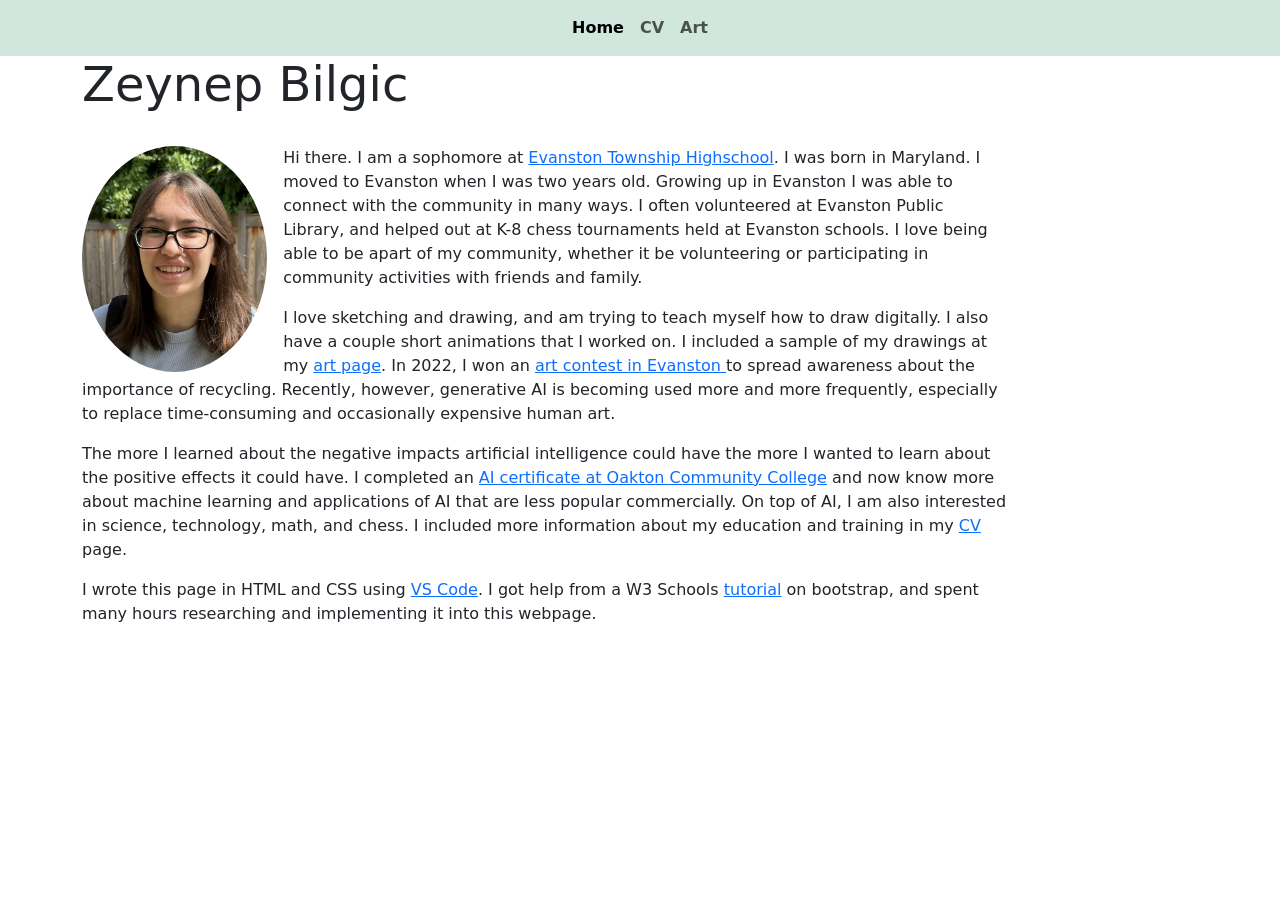
<file: index.html>
<!DOCTYPE html>
<html lang="en">

<head>
    <title>Zeynep Bilgic</title>
    <meta charset="utf-8">
    <meta name="viewport" content="width=device-width, initial-scale=1">
    <link href="https://cdn.jsdelivr.net/npm/bootstrap@5.3.3/dist/css/bootstrap.min.css" rel="stylesheet">
    <script src="https://cdn.jsdelivr.net/npm/bootstrap@5.3.3/dist/js/bootstrap.bundle.min.js"></script>
</head>

<body>

    <nav class="navbar navbar-expand-sm bg-success-subtle justify-content-center">
        <ul class="navbar-nav">
            <li class="nav-item">
                <a class="nav-link active" href="index.html"><strong>Home</strong></a>
            </li>
            <li class="nav-item">
                <a class="nav-link" href="cv.html"><strong>CV</strong></a>
            </li>
            <li class="nav-item">
                <a class="nav-link" href="art.html"><strong>Art</strong></a>
            </li>
        </ul>
    </nav>

    <section id="about" class="about">
        <div class="container">

            <div class="row">
                <div class="col-lg-10 pt-4 pt-lg-0">
                    <h5 class="display-5">Zeynep Bilgic</h5>
                    <br />
                    <img src="profile.jpg" width="20%" class="float-start imgshadow me-3 rounded-circle" alt="">
                    <p>
                        Hi there. I am a sophomore at <a href="https://www.eths.k12.il.us/" target="_blank">Evanston
                            Township Highschool</a>. I was born in Maryland. I moved to Evanston when I was two years old. Growing up in Evanston I was able to connect with
                            the community in many ways. I often volunteered at Evanston Public Library, and helped out at K-8 chess tournaments held at Evanston schools. I love
                            being able to be apart of my community, whether it be volunteering or participating in community activities with friends and family. 
                    </p>

                    <p>
                        I love sketching and drawing, and am trying to teach myself how to draw digitally. I also have a couple short animations that I worked on.
                         I included a sample of my drawings at my <a href=art.html> art page</a>. In 2022, I won an 
                         <a href="https://www.district65.net/services/sustainability/d65-and-city-of-evanston-recycling-art-design-competition" target ="_blank">art contest in 
                        Evanston </a> to spread awareness about the importance of recycling. Recently, however, generative AI is becoming used more and more frequently, 
                        especially to replace time-consuming and occasionally expensive human art.</p>

                    <p>The more I learned about the negative impacts artificial intelligence could have the more I wanted to learn about the positive effects it could have. 
                        I completed an <a href="https://www.oakton.edu/about/news/2023/12/new-oakton-college-ai-certificate-will-prepare-students-for-cutting-edge-jobs.php" target="_blank">
                        AI certificate at Oakton Community College</a> and now know more about machine learning and applications of AI that are less popular commercially. 
                        On top of AI, I am also interested in science, technology, math, and chess. 
                        I included more information about my education and training in my <a href="cv.html">CV</a> page. </p>

                    <p> I wrote this page in HTML and CSS using <a href="https://code.visualstudio.com/" target="_blank">VS Code</a>. I got help from a W3
                        Schools <a href="https://www.w3schools.com/bootstrap5/index.php" target="_blank"> tutorial</a> on bootstrap, and spent many hours researching and implementing it into 
                        this webpage.
                    </p>

                </div>
            </div>
        </div>
    </section>

</body>

</html>
</file>
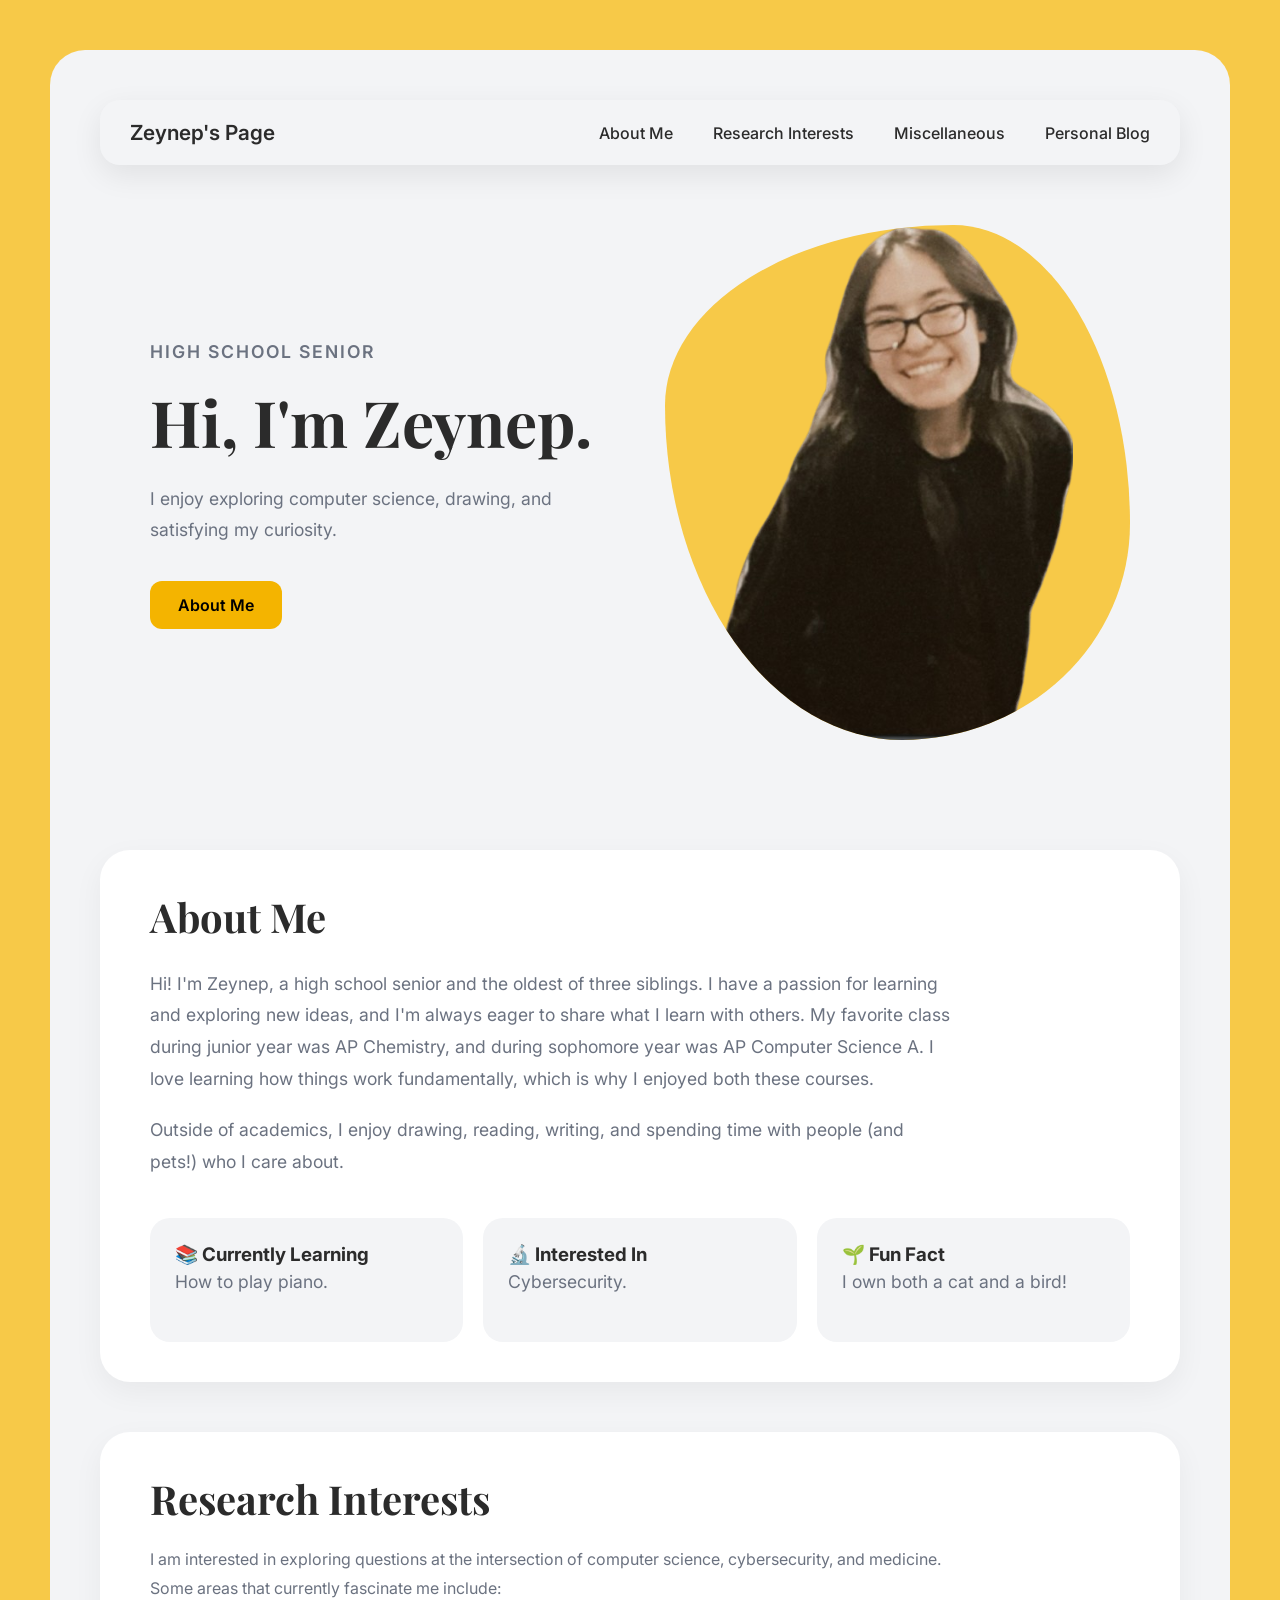
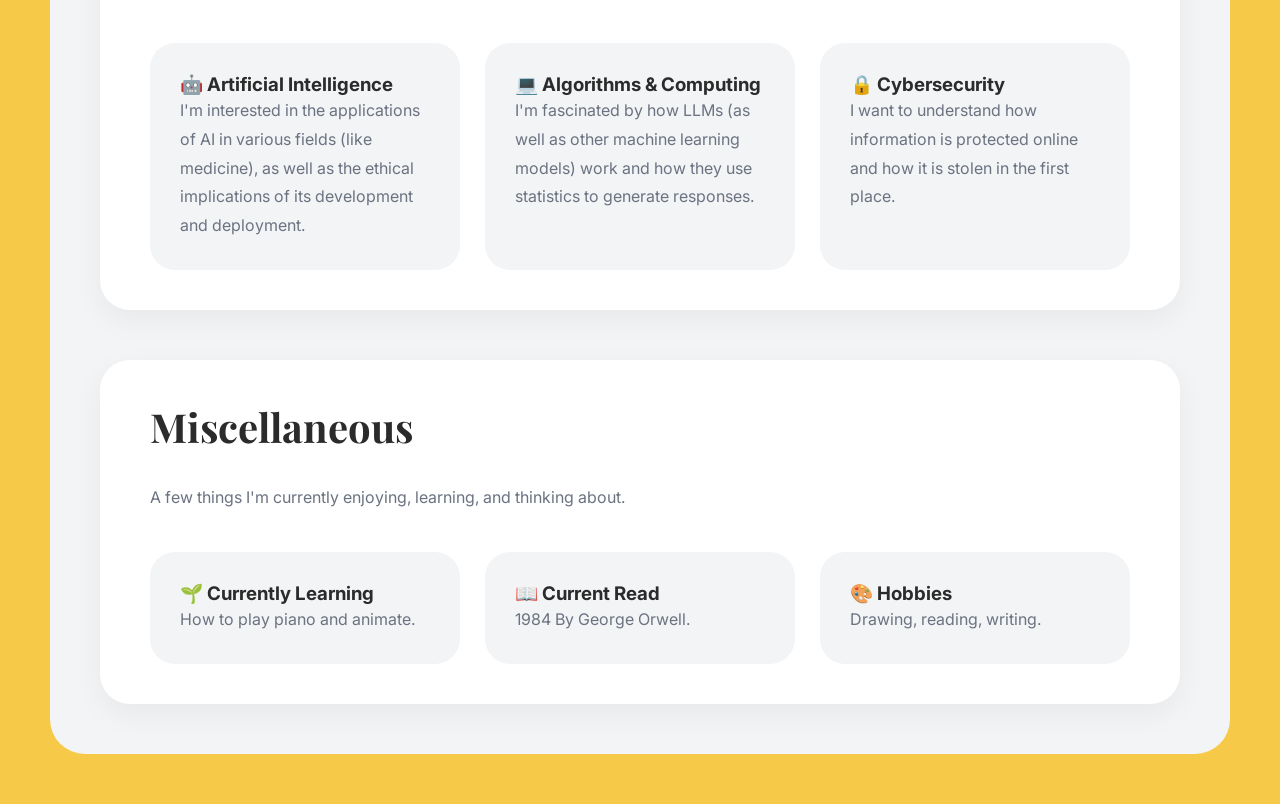
<file: v2/index.html>
<!DOCTYPE html>
<html lang="en">
<head>
    <meta charset="UTF-8">
    <meta name="viewport" content="width=device-width, initial-scale=1.0">
    <title>Zeynep</title>
    <link rel="stylesheet" href="style.css">
</head>
<body>
    <div class="container">

    <nav>
        <div class="logo">Zeynep's Page</div>

        <div class="nav-links">
            <a href="#about">About Me</a>
            <a href="#research">Research Interests</a>
            <a href="#misc">Miscellaneous</a>
            <a href="blog/index.html">Personal Blog</a>
            <!--<a href="#cv">CV</a> -->
        </div>
    </nav>


    <!-- Hero Section -->
    <section class="hero">
        <div class="hero-text">
            <p class="tag">HIGH SCHOOL SENIOR</p>

            <h1>Hi, I'm Zeynep.</h1>

            <p>
                I enjoy exploring computer science,
                drawing, and satisfying my curiosity.
            </p>

            <div class="buttons">
                <a href="#about" class="btn primary">About Me</a>
                <!--<a href="resume.pdf" class="btn secondary">CV</a> -->
            </div>
        </div>

        <div class="hero-image">
            <img src="../cleanedpfp.png">
        </div>
    </section>

    <!-- About Me Section -->
     <section id="about" class="about-section">
    <h2>About Me</h2>

    <p>
        Hi! I'm Zeynep, a high school senior and the oldest of three siblings. I have a passion for learning and exploring new ideas, and I'm always eager to share what I learn with others.
        My favorite class during junior year was AP Chemistry, and during sophomore year was AP Computer Science A. I love learning how things work fundamentally, which is why I enjoyed both these courses.
    </p>

    <p>
        Outside of academics, I enjoy drawing, reading, writing, and spending time with people (and pets!) who I care about.
    </p>

        <!-- little cards for funsies -->
    <div class="about-cards">
    <div class="card">
        <h3>📚 Currently Learning</h3>
        <p>How to play piano.</p>
    </div>

    <div class="card">
        <h3>🔬 Interested In</h3>
        <p>Cybersecurity.</p>
    </div>

    <div class="card">
        <h3>🌱 Fun Fact</h3>
        <p>I own both a cat and a bird!</p>
    </div>
</div>
</section>

<!-- Research Interests Section -->
 <section id="research" class="research-section">
    <h2>Research Interests</h2>

    <p class="research-intro">
        I am interested in exploring questions at the intersection of computer
        science, cybersecurity, and medicine. Some areas that currently
        fascinate me include:
    </p>

    <div class="research-grid">

        <div class="research-card">
            <h3>🤖 Artificial Intelligence</h3>
            <p>
                I'm interested in the applications of AI in various fields (like medicine),
                as well as the ethical implications of its development and deployment.
            </p>
        </div>

        <div class="research-card">
            <h3>💻 Algorithms & Computing</h3>
            <p>
                I'm fascinated by how LLMs (as well as other machine learning models) work and how they use statistics to generate
                responses.
            </p>
        </div>

        <div class="research-card">
            <h3>🔒 Cybersecurity</h3>
            <p>
                I want to understand how information is protected online and how it is stolen
                in the first place.
            </p>
        </div>

    </div>
</section>

<!-- Miscellaneous Section -->
 <section id="misc" class="misc-section">
    <h2>Miscellaneous</h2>

    <p class="misc-intro">
        A few things I'm currently enjoying, learning, and thinking about.
    </p>

    <div class="misc-grid">

        <div class="misc-card">
            <h3>🌱 Currently Learning</h3>
            <p>How to play piano and animate.</p>
        </div>

        <div class="misc-card">
            <h3>📖 Current Read</h3>
            <p>1984 By George Orwell.</p>
        </div>

        <div class="misc-card">
            <h3>🎨 Hobbies</h3>
            <p>Drawing, reading, writing.</p>
        </div>

    </div>
</section>

</div>
</body>
</html>
</file>
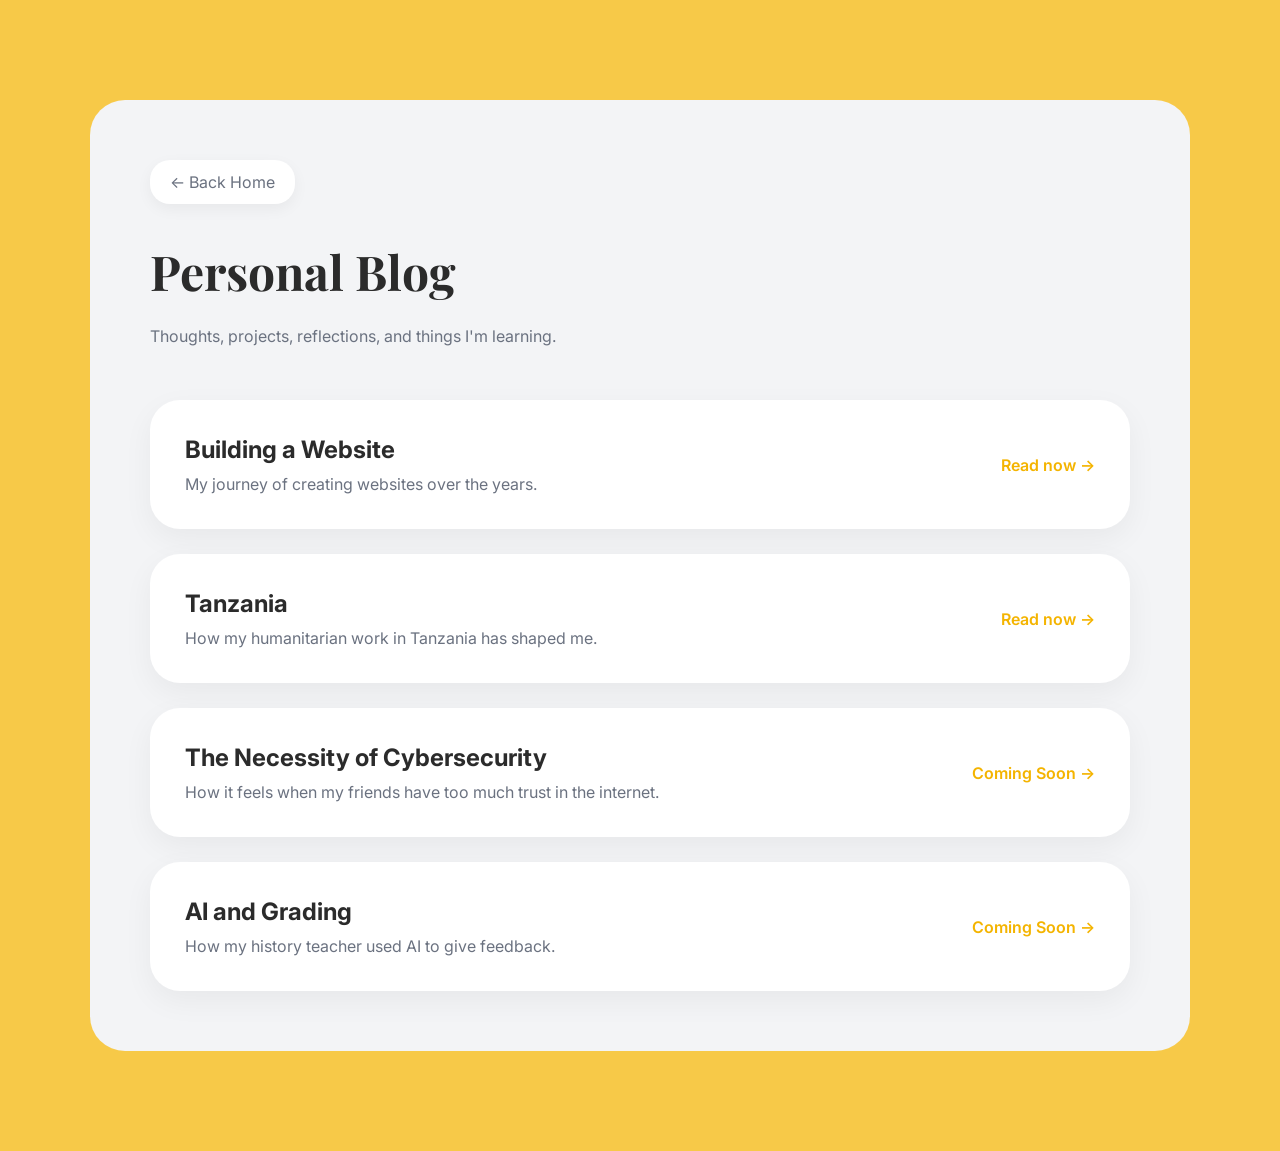
<file: v2/blog/index.html>
<!DOCTYPE html>
<html lang="en">
<head>
    <meta charset="UTF-8">
    <meta name="viewport" content="width=device-width, initial-scale=1.0">
    <title>Blog | Zeynep</title>
    
    <link rel="stylesheet" href="../style.css">
</head>

<body>

<div class="blog-page">

    <a class="back-home" href="../index.html">
        ← Back Home
    </a>

    <h1>Personal Blog</h1>

    <p class="blog-description">
        Thoughts, projects, reflections, and things I'm learning.
    </p>

    <div class="post-list">

        <a href="first.html" class="post-card">
            <div>
                <h2>Building a Website</h2>
                <p>My journey of creating websites over the years.</p>
            </div>

            <span>Read now →</span>
        </a>

        <a href="second.html" class="post-card">
            <div>
                <h2>Tanzania</h2>
                <p>How my humanitarian work in Tanzania has shaped me.</p>
            </div>

            <span>Read now →</span>
        </a>

        <a href="#third.html" class="post-card">
            <div>
                <h2>The Necessity of Cybersecurity</h2>
                <p>How it feels when my friends have too much trust in the internet.</p>
            </div>
            
            <span>Coming Soon →</span>
        
        <a href="#fourth.html" class="post-card">
            <div>
                <h2>AI and Grading</h2>
                <p>How my history teacher used AI to give feedback.</p>
            </div>

            <span>Coming Soon →</span>
        </a>

    </div>

</div>

</body>
</html>
</file>
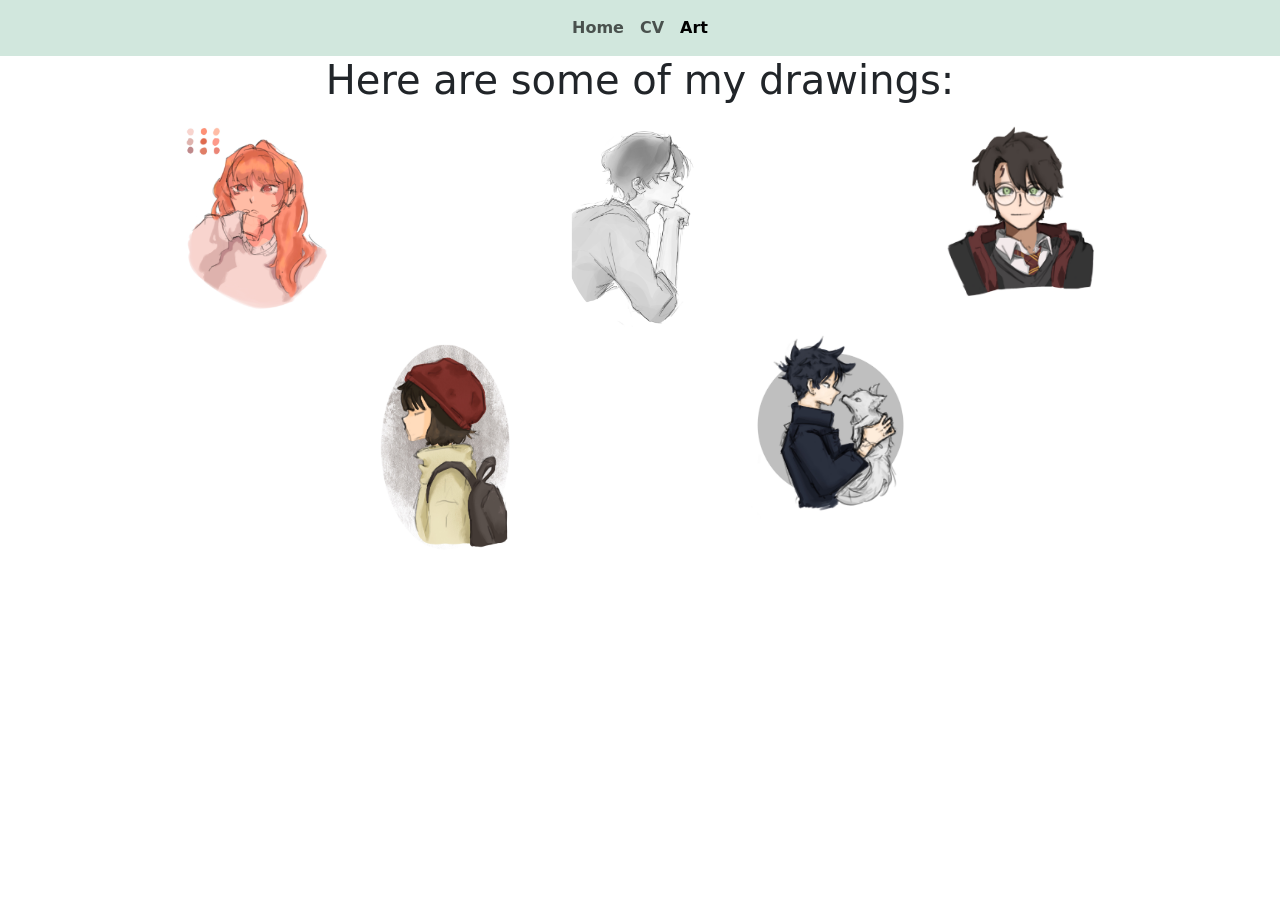
<file: art.html>
<!DOCTYPE html>
<html lang="en">

<head>
    <title>Zeynep's Art</title>
    <meta charset="utf-8">
    <meta name="viewport" content="width=device-width, initial-scale=1">
    <link href="https://cdn.jsdelivr.net/npm/bootstrap@5.3.3/dist/css/bootstrap.min.css" rel="stylesheet">
    <script src="https://cdn.jsdelivr.net/npm/bootstrap@5.3.3/dist/js/bootstrap.bundle.min.js"></script>
</head>
<style>
    * {
        box-sizing: border-box;
    }

    .zoom {
        transition: transform .2s;

    }

    .zoom:hover {
        -ms-transform: scale(1.25);
        /* IE 9 */
        -webkit-transform: scale(1.25);
        /* Safari 3-8 */
        transform: scale(1.25);
    }
</style>

<body>
    <!-- 
    <nav class="navbar navbar-expand-sm bg-primary-subtle border border-primary navbar-dark fixed-top"> 
        <div class="container-fluid">
            <a class="navbar-brand" href="index.html">Home</a>
        </div>
        <div class="container-fluid">
            <a class="navbar-brand" href="#">CV</a>
        </div>
        <div class="container-fluid">
            <a class="navbar-brand" href="#">Art</a>
        </div>
    </nav>
    -->



    <nav class="navbar navbar-expand-sm bg-success-subtle justify-content-center">
        <ul class="navbar-nav">
            <li class="nav-item">
                <a class="nav-link" href="index.html"><strong>Home</strong></a>
            </li>
            <li class="nav-item">
                <a class="nav-link" href="cv.html"><strong>CV</strong></a>
            </li>
            <li class="nav-item">
                <a class="nav-link active" href="art.html"><strong>Art</strong></a>
            </li>
        </ul>
    </nav>

    <div class="container">

        <p class="text-center display-6"> Here are some of my drawings:</p>

        <div class="row">
            <div class="col-sm-1"></div>
            <div class="col-sm-2"><a href="art/art1.jpg"><img src="art/art1.jpg" width="95%"
                        class="zoom mx-auto d-block"></a></div>
            <div class="col-sm-2"></div>
            <div class="col-sm-2"><a href="art/art2.jpg"><img src="art/art2.jpg" width="95%"
                        class="zoom mx-auto d-block rounded-circle"></a></div>
            <div class="col-sm-2"></div>
            <div class="col-sm-2"><a href="art/art3.jpg"><img src="art/art3.jpg" width="95%"
                        class="zoom mx-auto d-block"></a></div>
            <div class="col-sm-1"></div>
        </div>
        <div class="row">
            <div class="col-sm-3"></div>
            <div class="col-sm-2"><a href="art/art4.jpg"><img src="art/art4.jpg" width="95%"
                        class="zoom mx-auto d-block"></a></div>
            <div class="col-sm-2"></div>
            <div class="col-sm-2"><a href="art/art5.jpg"><img src="art/art5.jpg" width="95%"
                        class="zoom mx-auto d-block"></a></div>
            <div class="col-sm-2"></div>
            <div class="col-sm-2"></div>
        </div>

    </div>

    <!---
    <div class="row">
        <a href="placeholder.jpg"><img src="placeholder.jpg" class="col-lg-2 offset-md-1 zoom "></a>
        <img src="placeholder.jpg" class="col-md-2 offset-md-2 zoom">
        <img src="placeholder.jpg" class="col-md-2 offset-md-2 zoom">
    </div>
-->

</body>

</html>
</file>
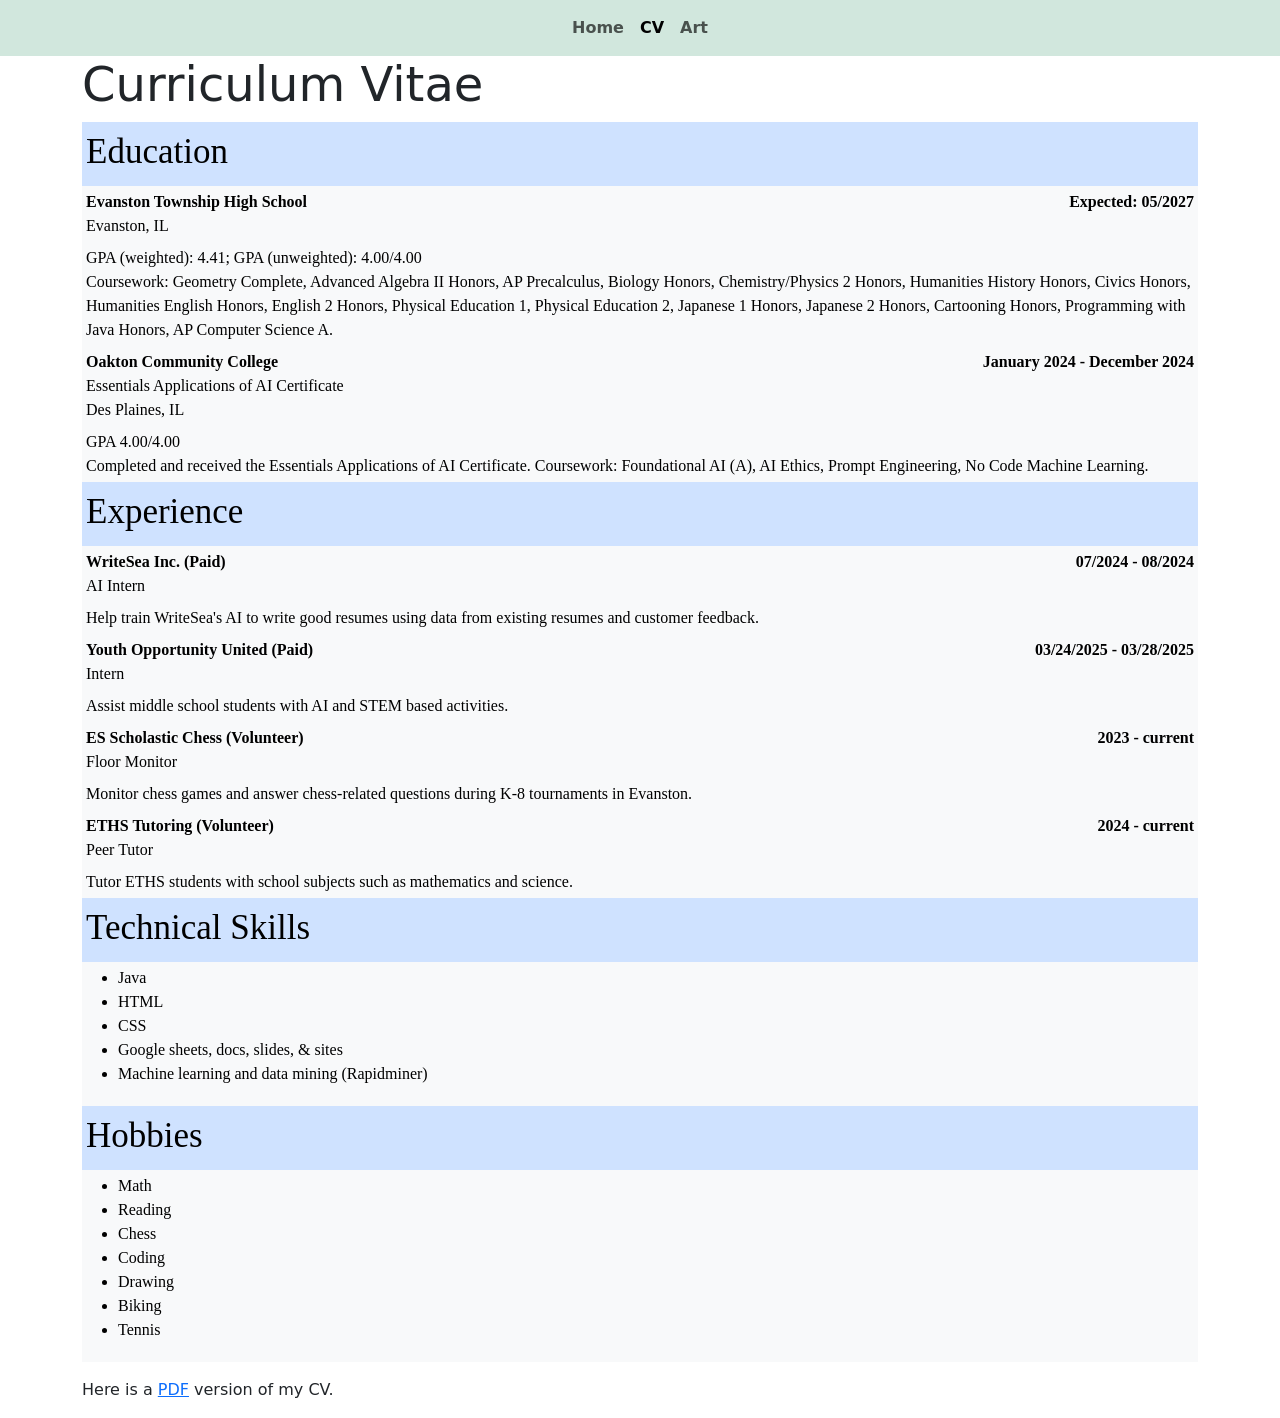
<file: cv.html>
<!DOCTYPE html>
<html lang="en">

<head>
    <title>Zeynep's CV</title>
    <meta charset="utf-8">
    <meta name="viewport" content="width=device-width, initial-scale=1">
    <link href="https://cdn.jsdelivr.net/npm/bootstrap@5.3.3/dist/css/bootstrap.min.css" rel="stylesheet">
    <script src="https://cdn.jsdelivr.net/npm/bootstrap@5.3.3/dist/js/bootstrap.bundle.min.js"></script>
</head>

<body>

    <nav class="navbar navbar-expand-sm bg-success-subtle justify-content-center">
        <ul class="navbar-nav">
            <li class="nav-item">
                <a class="nav-link" href="index.html"><strong>Home</strong></a>
            </li>
            <li class="nav-item">
                <a class="nav-link active" href="cv.html"><strong>CV</strong></a>
            </li>
            <li class="nav-item">
                <a class="nav-link" href="art.html"><strong>Art</strong></a>
            </li>
        </ul>
    </nav>

    <div class="container">
        <h5 class="display-5">Curriculum Vitae</h5>        
    </div>

    <div class="container">
        <table class="p-1 table table-borderless table-sm table-light " style="width:100% ">
            <tbody style="font-family:times new roman">
                <tr class="table-primary">
                    <td colspan="2">
                        <h3 class="display-6"><small><strong>Education</strong></small></h3>
                    </td>
                </tr>
                <tr>
                    <td style="width: 70%"><b>Evanston Township High School</b> <br> Evanston, IL </td>
                    <td class="text-end "><b>Expected: 05/2027</b></td>
                </tr>
                <tr>
                    <td colspan="2"> GPA (weighted):
                        4.41; GPA (unweighted): 4.00/4.00 <br> Coursework: Geometry Complete, Advanced Algebra II
                        Honors, AP Precalculus, Biology
                        Honors, Chemistry/Physics 2 Honors, Humanities History Honors, Civics Honors, Humanities English
                        Honors, English 2 Honors, Physical Education 1, Physical Education 2, Japanese 1 Honors,
                        Japanese 2 Honors, Cartooning Honors, Programming with Java Honors, AP Computer Science A.</td>
                </tr>
                <tr>
                    <td style="width: 70%"><b>Oakton Community College</b><br> Essentials Applications of AI
                        Certificate<br> Des Plaines, IL </td>
                    <td class="text-end "><b>January 2024 - December 2024</b></td>
                </tr>
                <tr>
                    <td colspan="2"> GPA 4.00/4.00 <br>
                        Completed and received the Essentials Applications of AI Certificate. Coursework: Foundational
                        AI (A), AI Ethics, Prompt Engineering, No Code Machine Learning.</td>
                </tr>
                <tr class="table-primary">
                    <td colspan="2">
                        <h3 class="display-6"><small><strong>Experience</strong></small></h3>
                    </td>
                </tr>
                <tr>
                    <td style="width: 70%"><b>WriteSea Inc. (Paid)</b> <br> AI Intern </td>
                    <td class="text-end "><b>07/2024 - 08/2024</b></td>
                </tr>
                <tr>
                    <td colspan="2"> Help train WriteSea's AI to write good resumes using data from existing resumes and customer feedback.</td>
                </tr>
                <tr>
                    <td style="width: 70%"><b>Youth Opportunity United (Paid)</b> <br> Intern </td>
                    <td class="text-end "><b>03/24/2025 - 03/28/2025</b></td>
                </tr>
                <tr>
                    <td colspan="2">Assist middle school students with AI and STEM based activities.</td>
                </tr>
                <tr>
                    <td style="width: 70%"><b>ES Scholastic Chess (Volunteer)</b> <br> Floor Monitor </td>
                    <td class="text-end "><b>2023 - current</b></td>
                </tr>
                <tr>
                    <td colspan="2">Monitor chess games and answer chess-related questions during K-8 tournaments in Evanston.</td>
                </tr>
                <tr>
                    <td style="width: 70%"><b>ETHS Tutoring (Volunteer)</b> <br>Peer Tutor</td>
                    <td class="text-end "><b>2024 - current</b></td>
                </tr>
                <tr>
                    <td colspan="2">Tutor ETHS students with school subjects such as mathematics and science.</td>
                </tr>
                <tr class="table-primary">
                    <td colspan="2">
                        <h3 class="display-6"><small><strong>Technical Skills</strong></small></h3>
                    </td>                    
                </tr>
                <tr>
                    <td colspan="2">
                        <ul>
                            <li>Java</li>
                            <li>HTML</li>
                            <li>CSS</li>
                            <li>Google sheets, docs, slides, & sites</li>
                            <li>Machine learning and data mining (Rapidminer)</li>
                        </ul>                        
                    </td>
                </tr>
                <tr class="table-primary">
                    <td colspan="2">
                        <h3 class="display-6"><small><strong>Hobbies</strong></small></h3>
                    </td>                    
                </tr>
                <tr>
                    <td colspan="2">
                        <ul>
                            <li>Math</li>
                            <li>Reading</li>
                            <li>Chess</li>
                            <li>Coding</li>
                            <li>Drawing</li>
                            <li>Biking</li>
                            <li>Tennis</li>
                        </ul>                        
                    </td>
                </tr>
            </tbody>
        </table>

        <p>Here is a <a href="cv.pdf">PDF</a> version
            of my CV.</p>
    </div>





</body>

</html>
</file>
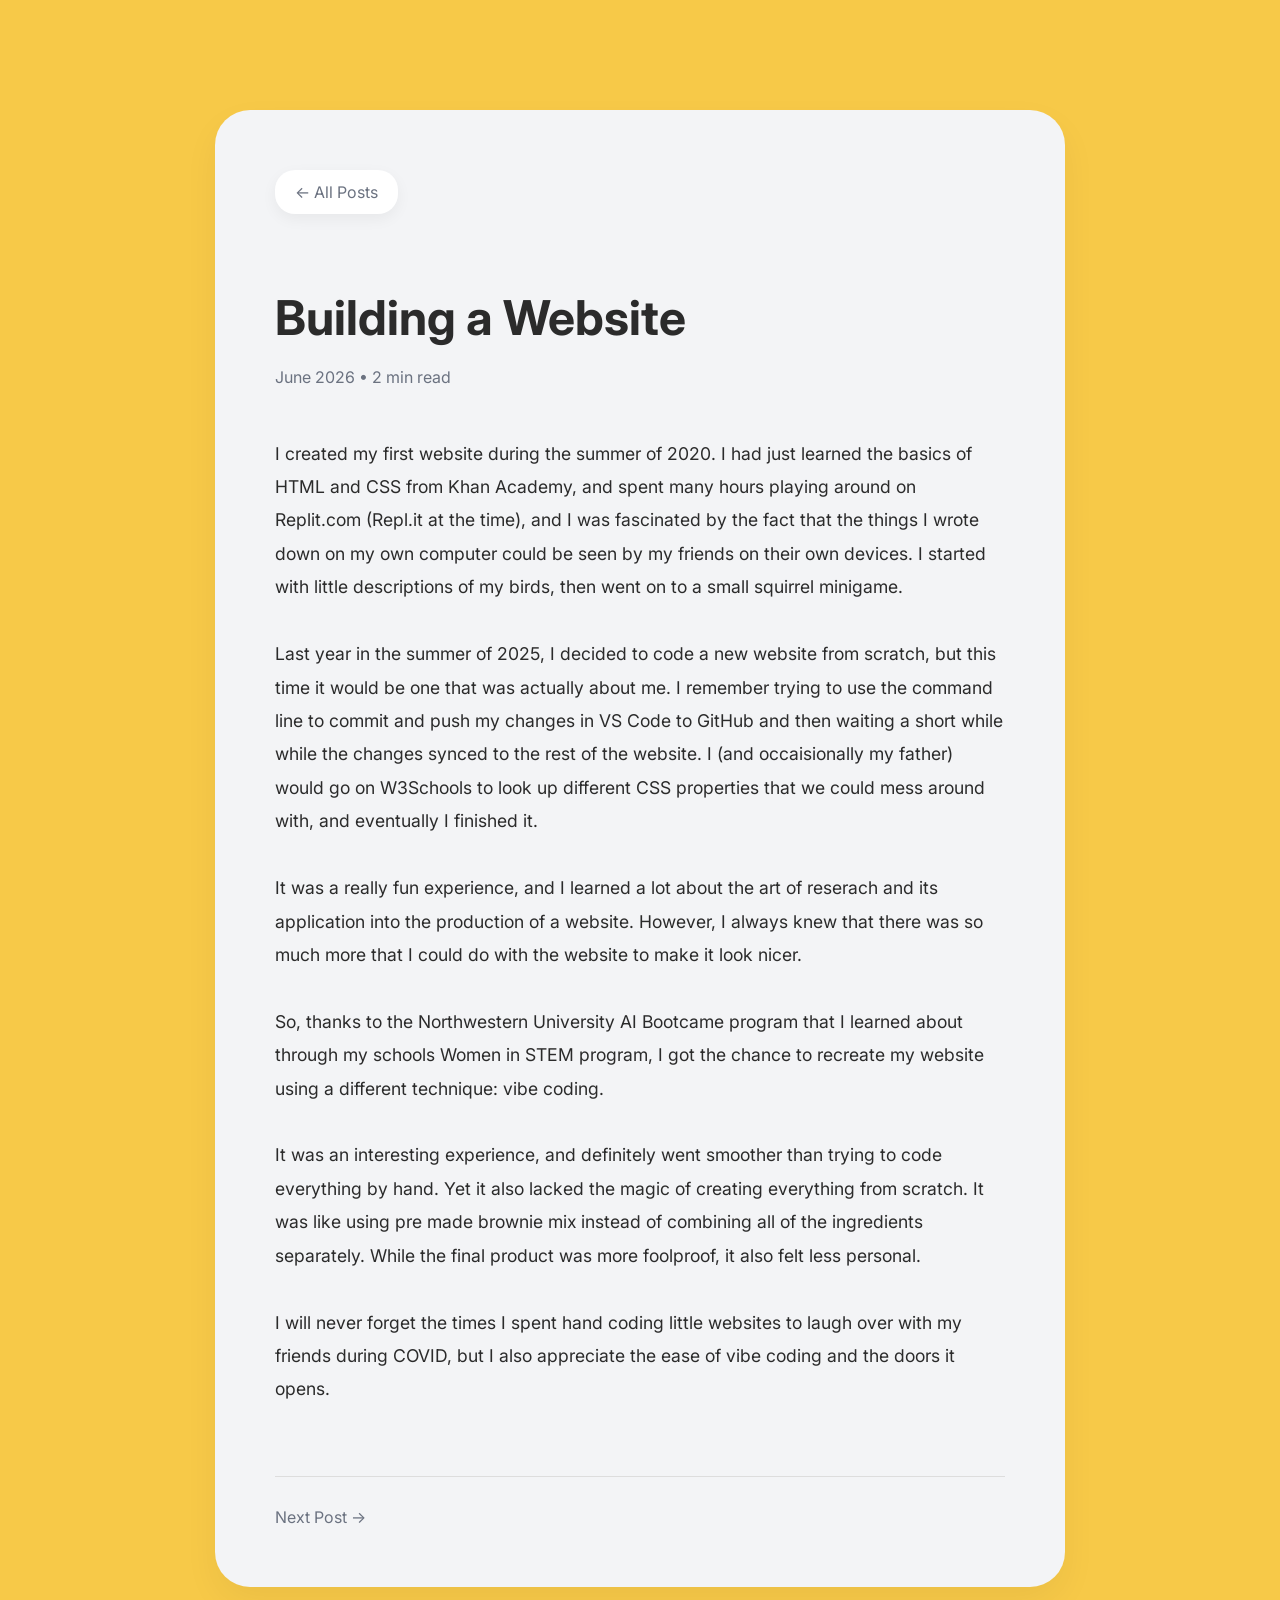
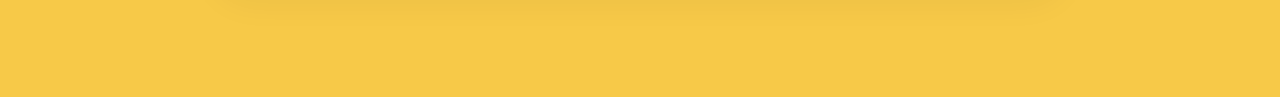
<file: v2/blog/first.html>
<!DOCTYPE html>
<html lang="en">
<head>
    <meta charset="UTF-8">
    <meta name="viewport" content="width=device-width, initial-scale=1.0">
    <title>Blog Post Title | Zeynep</title>

    <link rel="stylesheet" href="../style.css">
</head>
<body>

<div class="post-page">

    <a href="index.html" class="back-home">
        ← All Posts
    </a>

    <header class="post-header">
        <h1>Building a Website</h1>

        <p class="post-meta">
            June 2026 • <span id="reading-time"></span>
        </p>
    <!--
        <div class="post-tags">
            <span>Web Development</span>
            <span>Reflection</span>
        </div>
    -->
    </header>

    <article class="post-content">

        <p>
            I created my first website during the summer of 2020. I had just learned the basics of HTML and CSS from Khan Academy, and spent many hours playing around on Replit.com (Repl.it at the time), and I was fascinated by the fact that the things I wrote down on my own computer could be seen by my friends on their own devices. I started with little descriptions of my birds, then went on to a small squirrel minigame.
            <br><br>Last year in the summer of 2025, I decided to code a new website from scratch, but this time it would be one that was actually about me. I remember trying to use the command line to commit and push my changes in VS Code to GitHub and then waiting a short while while the changes synced to the rest of the website. I (and occaisionally my father) would go on W3Schools to look up different CSS properties that we could mess around with, and eventually I finished it. 
            <br><br>It was a really fun experience, and I learned a lot about the art of reserach and its application into the production of a website. However, I always knew that there was so much more that I could do with the website to make it look nicer.
            <br><br>So, thanks to the Northwestern University AI Bootcame program that I learned about through my schools Women in STEM program, I got the chance to recreate my website using a different technique: vibe coding. 
            <br><br>It was an interesting experience, and definitely went smoother than trying to code everything by hand. Yet it also lacked the magic of creating everything from scratch. It was like using pre made brownie mix instead of combining all of the ingredients separately. While the final product was more foolproof, it also felt less personal. 
            <br><br>I will never forget the times I spent hand coding little websites to laugh over with my friends during COVID, but I also appreciate the ease of vibe coding and the doors it opens.
        </p>

        <!-- <blockquote>
            Put a favorite quote, lesson learned, or important idea here.
        </blockquote>

        <h2>Another Section</h2>

        <p>
            More writing goes here.
        </p>
    -->

    </article>

    <div class="post-navigation">
        
        <a href="second.html">Next Post →</a>
    </div>

</div>

<script src="script.js"></script>
</body>
</html>
</file>
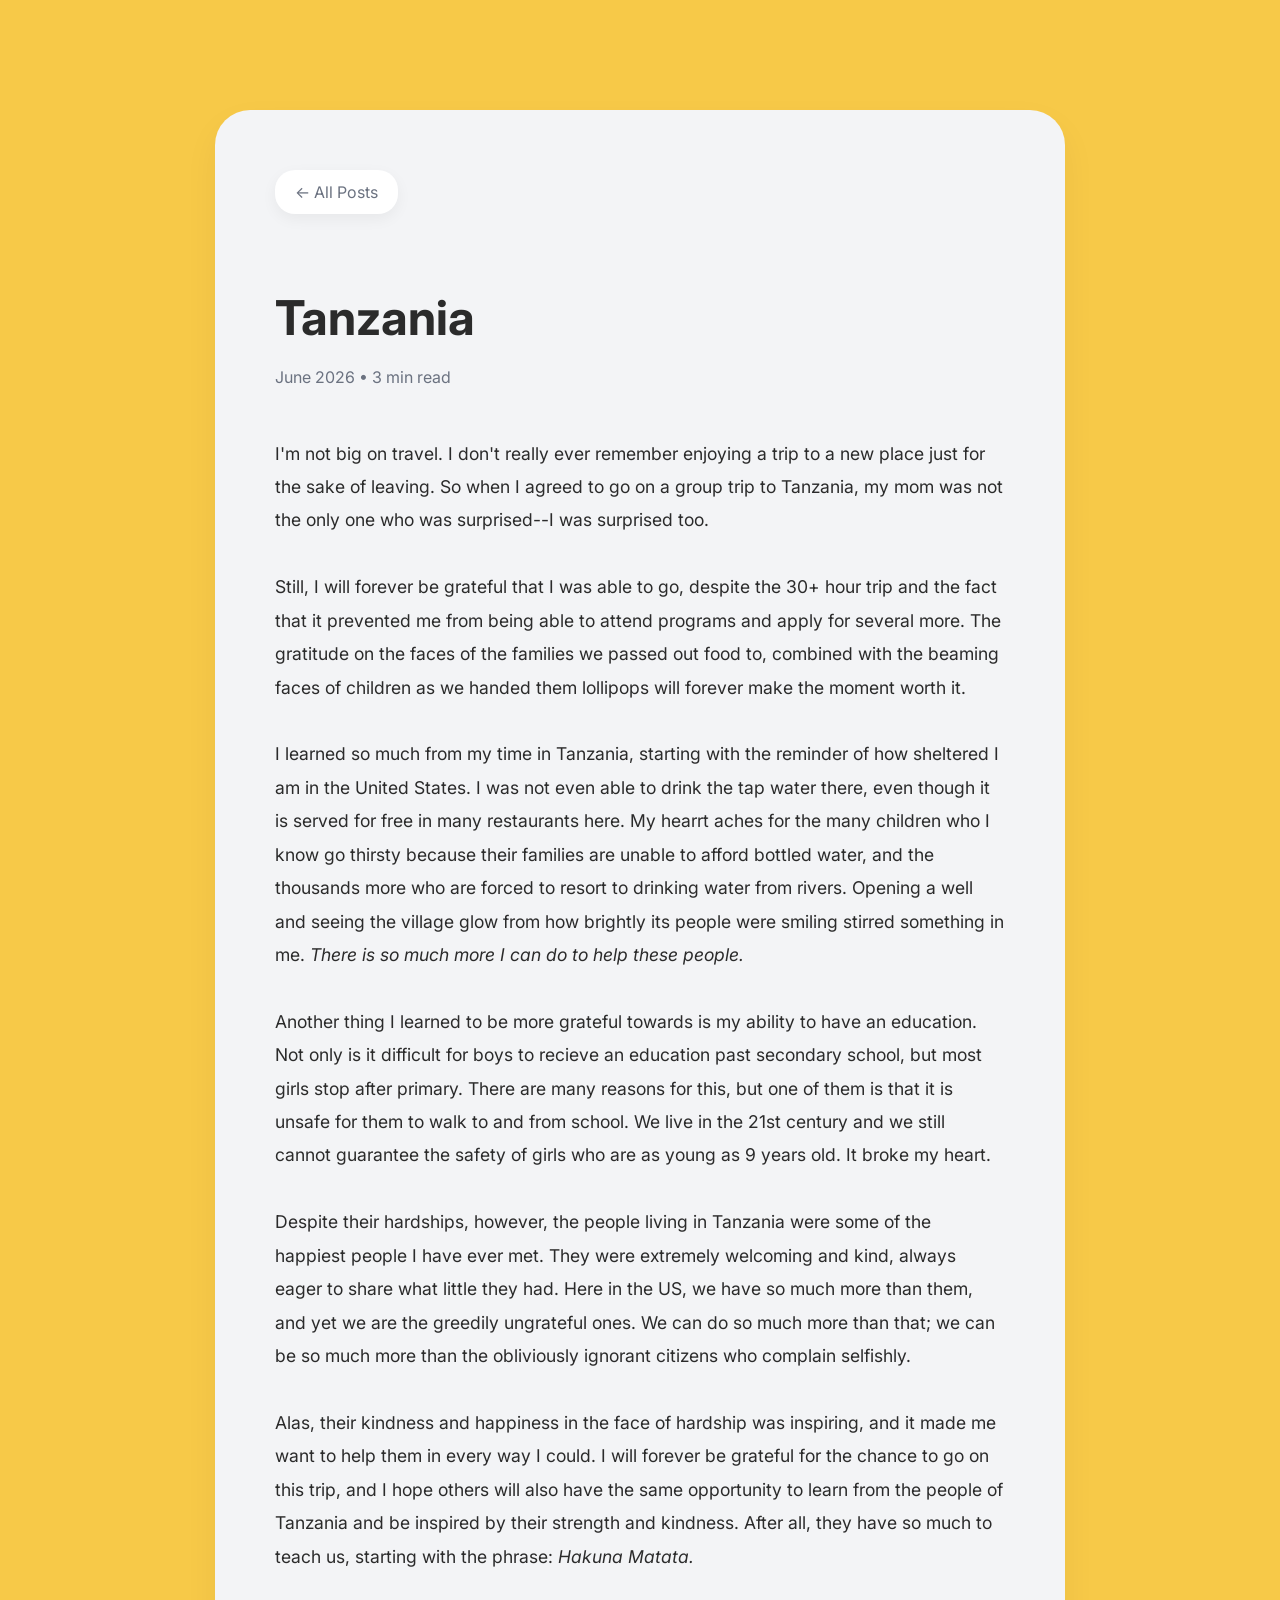
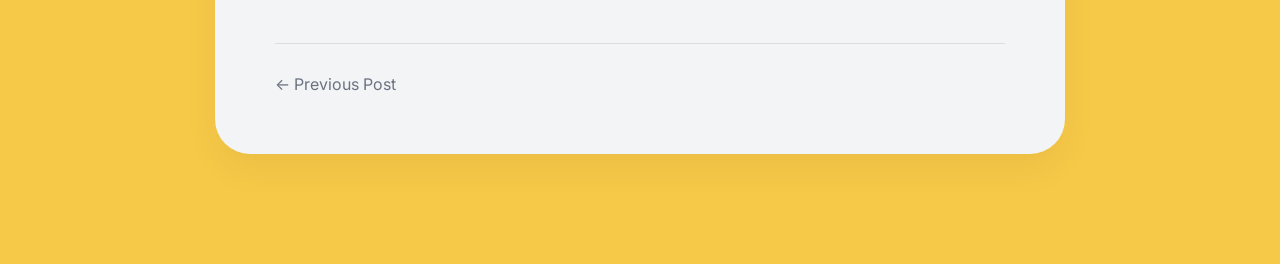
<file: v2/blog/second.html>
<!DOCTYPE html>
<html lang="en">
<head>
    <meta charset="UTF-8">
    <meta name="viewport" content="width=device-width, initial-scale=1.0">
    <title>Blog Post Title | Zeynep</title>

    <link rel="stylesheet" href="../style.css">
</head>
<body>

<div class="post-page">

    <a href="index.html" class="back-home">
        ← All Posts
    </a>

    <header class="post-header">
        <h1>Tanzania</h1>

        <p class="post-meta">
            June 2026 • <span id="reading-time"></span>
        </p>
    <!--
        <div class="post-tags">
            <span>Web Development</span>
            <span>Reflection</span>
        </div>
    -->
    </header>

    <article class="post-content">

        <p>
            I'm not big on travel. I don't really ever remember enjoying a trip to a new place just for the sake of leaving. So when I agreed to go on a group trip to Tanzania, my mom was not the only one who was surprised--I was surprised too.
            <br><br> Still, I will forever be grateful that I was able to go, despite the 30+ hour trip and the fact that it prevented me from being able to attend programs and apply for several more. The gratitude on the faces of the families we passed out food to, combined with the beaming faces of children as we handed them lollipops will forever make the moment worth it.
            <br><br> I learned so much from my time in Tanzania, starting with the reminder of how sheltered I am in the United States. I was not even able to drink the tap water there, even though it is served for free in many restaurants here. My hearrt aches for the many children who I know go thirsty because their families are unable to afford bottled water, and the thousands more who are forced to resort to drinking water from rivers. Opening a well and seeing the village glow from how brightly its people were smiling stirred something in me. <em>There is so much more I can do to help these people.</em>
            <br><br> Another thing I learned to be more grateful towards is my ability to have an education. Not only is it difficult for boys to recieve an education past secondary school, but most girls stop after primary. There are many reasons for this, but one of them is that it is unsafe for them to walk to and from school. We live in the 21st century and we still cannot guarantee the safety of girls who are as young as 9 years old. It broke my heart.
            <br><br> Despite their hardships, however, the people living in Tanzania were some of the happiest people I have ever met. They were extremely welcoming and kind, always eager to share what little they had. Here in the US, we have so much more than them, and yet we are the greedily ungrateful ones. We can do so much more than that; we can be so much more than the obliviously ignorant citizens who complain selfishly.
            <br><br> Alas, their kindness and happiness in the face of hardship was inspiring, and it made me want to help them in every way I could. I will forever be grateful for the chance to go on this trip, and I hope others will also have the same opportunity to learn from the people of Tanzania and be inspired by their strength and kindness. After all, they have so much to teach us, starting with the phrase: <em>Hakuna Matata.</em>
        </p>

        <!-- <blockquote>
            Put a favorite quote, lesson learned, or important idea here.
        </blockquote>

        <h2>Another Section</h2>

        <p>
            More writing goes here.
        </p>
    -->

    </article>

    <div class="post-navigation">
        <a href="first.html">← Previous Post</a>

    </div>

</div>

<script src="script.js"></script>
</body>
</html>
</file>
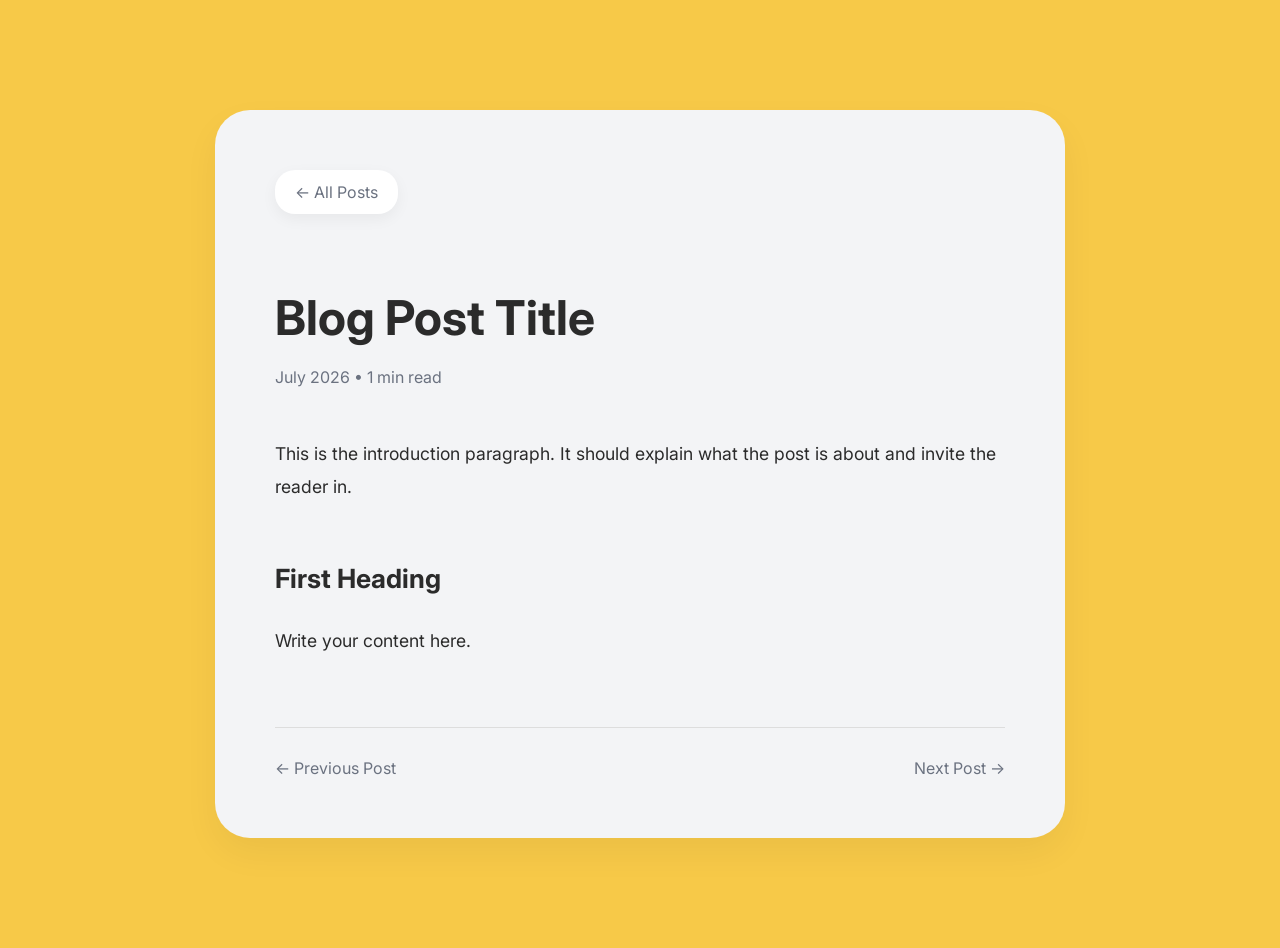
<file: v2/blog/third.html>
<!DOCTYPE html>
<html lang="en">
<head>
    <meta charset="UTF-8">
    <meta name="viewport" content="width=device-width, initial-scale=1.0">
    <title>Blog Post Title | Zeynep</title>

    <link rel="stylesheet" href="../style.css">
</head>
<body>

<div class="post-page">

    <a href="index.html" class="back-home">
        ← All Posts
    </a>

    <header class="post-header">
        <h1>Blog Post Title</h1>

        <p class="post-meta">
            July 2026 • <span id="reading-time"></span>
        </p>
    <!--
        <div class="post-tags">
            <span>Web Development</span>
            <span>Reflection</span>
        </div>
    -->
    </header>

    <article class="post-content">

        <p>
            This is the introduction paragraph. It should explain what the post
            is about and invite the reader in.
        </p>

        <h2>First Heading</h2>

        <p>
            Write your content here.
        </p>

        <!-- <blockquote>
            Put a favorite quote, lesson learned, or important idea here.
        </blockquote>

        <h2>Another Section</h2>

        <p>
            More writing goes here.
        </p>
    -->

    </article>

    <div class="post-navigation">
        <a href="#">← Previous Post</a>
        <a href="#">Next Post →</a>
    </div>

</div>

<script src="script.js"></script>
</body>
</html>
</file>
<file: v2/style.css>
/* font */

@import url('https://fonts.googleapis.com/css2?family=Playfair+Display:wght@600;700&family=Inter:wght@300;400;500;600&display=swap');

/* color variables */
:root {
    --bg-color: #f7c948;
    --card-color: #f3f4f6;
    --text-color: #2b2b2b;
    --secondary-text: #6b7280;
    --button-color: #f4b400;
    --white: #ffffff;
}

/* reset */
* {
    margin: 0;
    padding: 0;
    box-sizing: border-box;
}

/* normal ig */
body {
    font-family: 'Inter', sans-serif;
    background: var(--bg-color);
    color: var(--text-color);
    min-height: 100vh;
    padding: 50px;
}
html {
    scroll-behavior: smooth;
}

/* rectangle in the center */
.container {
    max-width: 1200px;
    margin: auto;
    background: var(--card-color);
    border-radius: 35px;
    overflow: visible;
    min-height: 80vh;
    padding: 50px;
}

/* this is the bar at the top */
nav {
    display: flex;
    justify-content: space-between;
    align-items: center;
    padding: 30px 50px;
    position: sticky;
    background: var(--card-color);
    z-index: 1000;
    top: 20px;
    backdrop-filter: blur(10px);
    border-radius: 20px;
    padding: 20px 30px;
    box-shadow: 0 10px 30px rgba(0,0,0,0.08);
}


.logo {
    font-size: 1.3rem;
    font-weight: 600;
}

.nav-links {
    display: flex;
    gap: 40px;
}

.nav-links a {
    text-decoration: none;
    color: var(--text-color);
    font-weight: 500;
    transition: 0.3s;
}

.nav-links a:hover {
    color: var(--button-color);
}

/* main cover page */
.hero {
    display: flex;
    align-items: center;
    justify-content: space-between;
    padding: 60px 50px;
    gap: 50px;
}

/* left side of the hero */
.hero-text {
    flex: 1;
}

.tag {
    color: var(--button-color);
    font-weight: 600;
    margin-bottom: 20px;
    letter-spacing: 2px;
}

.hero-text h1 {
    font-family: 'Playfair Display', serif;
    font-size: 4rem;
    line-height: 1.1;
    margin-bottom: 25px;
}

.hero-text p {
    color: var(--secondary-text);
    font-size: 1.1rem;
    line-height: 1.8;
    max-width: 500px;
}

/* button */
.buttons {
    margin-top: 35px;
    display: flex;
    gap: 20px;
}

.btn {
    text-decoration: none;
    padding: 14px 28px;
    border-radius: 12px;
    font-weight: 600;
    transition: 0.3s;
}

.primary {
    background: var(--button-color);
    color: black;
}

.secondary {
    border: 2px solid black;
    color: black;
}

.btn:hover {
    transform: translateY(-3px);
}

/* blob shape thingy (right side) */
.hero-image {
    flex: 1;
    background: var(--bg-color);

    border-radius:
        62% 38% 49% 51% /
        35% 58% 42% 65%;

    display: flex;
    justify-content: center;
    align-items: center;
    min-height: 500px;
    overflow: hidden;
}

/* image inside the blob */
.hero-image img {
    width: 350px;
    max-width: 80%;
}

/* other styles for rest of the page */
section {
    padding: 80px 50px;
}

section {
     scroll-margin-top: 100px;
}

section h2 {
    font-family: 'Playfair Display', serif;
    font-size: 2.5rem;
    margin-bottom: 30px;
}

section p {
    color: var(--secondary-text);
    line-height: 1.8;
}

/* cards */
.card-grid {
    display: grid;
    grid-template-columns: repeat(auto-fit, minmax(250px, 1fr));
    gap: 25px;
}

.card {
    background: white;
    padding: 30px;
    border-radius: 25px;
    transition: 0.3s;
}

.card:hover {
    transform: translateY(-8px);
}

/* mobile responsiveness stuff */
@media (max-width: 900px) {
    .hero {
        flex-direction: column;
        text-align: center;
    }

    .hero-text h1 {
        font-size: 3rem;
    }

    nav {
        flex-direction: column;
        gap: 20px;
    }

    .nav-links {
        gap: 20px;
    }
}

/* about me section */
.about-section {
    background: white;
    margin-top: 50px;
    padding: 40px 50px;
    border-radius: 30px;
    box-shadow: 0 10px 30px rgba(0,0,0,0.05);
}

.about-section h2 {
    font-family: 'Playfair Display', serif;
    font-size: 2.5rem;
    margin-bottom: 25px;
}

.about-section p {
    font-size: 1.1rem;
    line-height: 1.8;
    color: var(--secondary-text);
    max-width: 800px;
    margin-bottom: 20px;
    background: transparent;
    box-shadow: none;
}

    /* card thingies for about me */
.about-cards {
    display: grid;
    grid-template-columns: repeat(auto-fit, minmax(220px, 1fr));
    gap: 20px;
    margin-top: 40px;
}

.card {
    background: #f3f4f6;
    padding: 25px;
    border-radius: 20px;
}

/* navigation bar */
.nav-links a {
    text-decoration: none;
    color: var(--text-color);
    transition: color 0.3s ease;
}

.nav-links a:hover {
    color: var(--button-color);
}

/* research section */
.research-section {
    background: white;
    margin-top: 50px;
    padding: 40px 50px;
    border-radius: 30px;
    box-shadow: 0 10px 30px rgba(0,0,0,0.05);
}

.research-section h2 {
    margin-bottom: 20px;
}

.research-intro {
    max-width: 800px;
    line-height: 1.8;
    color: var(--secondary-text);
    margin-bottom: 40px;
}

.research-grid {
    display: grid;
    grid-template-columns: repeat(auto-fit, minmax(250px, 1fr));
    gap: 25px;
}

.research-card {
    background: #f3f4f6;
    padding: 30px;
    border-radius: 25px;
    transition: transform 0.3s ease;
}

.research-card:hover {
    transform: translateY(-5px);
}

/* misc section */
.misc-section {
    background: white;
    margin-top: 50px;
    padding: 40px 50px;
    border-radius: 30px;
    box-shadow: 0 10px 30px rgba(0,0,0,0.05);
}

.misc-intro {
    color: var(--secondary-text);
    margin-bottom: 40px;
    line-height: 1.8;
}

.misc-grid {
    display: grid;
    grid-template-columns: repeat(auto-fit, minmax(250px, 1fr));
    gap: 25px;
}

.misc-card {
    background: #f3f4f6;
    padding: 30px;
    border-radius: 25px;
    transition: transform 0.3s ease;
}

.misc-card:hover {
    transform: translateY(-5px);
}

/* blog section */
.blog-page {
    max-width: 1000px;
    margin: 80px auto;
    padding: 50px;
}

.post-list {
    display: flex;
    flex-direction: column;
    gap: 25px;
}

.post-card {
    background: white;
    border-radius: 25px;
    padding: 30px;
    text-decoration: none;
    color: inherit;

    display: flex;
    justify-content: space-between;
    align-items: center;

    box-shadow: 0 10px 30px rgba(0,0,0,0.05);
    transition: all 0.3s ease;
}

.post-card:hover {
    transform: translateY(-5px);
}

.post-card h2 {
    margin-bottom: 10px;
}

.post-card p {
    color: var(--secondary-text);
}

.post-card span {
    color: var(--button-color);
    font-weight: 600;
}

.blog-page {
    max-width: 1100px;
    margin: 50px auto;
    background: var(--card-color);
    border-radius: 35px;
    padding: 60px;
    min-height: 80vh;
}

.post-card {
    background: white;
    border-radius: 30px;
    padding: 35px;
    box-shadow: 0 10px 30px rgba(0,0,0,0.05);
}

/* .back-home,
.back-home:visited {
    text-decoration: none;
    color: var(--secondary-text);
    font-size: 1.1rem;
    font-weight: 500;
}

.back-home:hover {
    color: var(--button-color);
}
    */
.back-home,
.back-home:visited {
    display: inline-block;
    background: white;
    color: var(--primary-text);
    text-decoration: none;
    padding: 12px 20px;
    border-radius: 20px;
    box-shadow: 0 5px 15px rgba(0,0,0,0.05);
    transition: all 0.3s ease;
}

.back-home:hover {
    transform: translateY(-2px);
}

.back-home,
.back-home:visited {
    display: inline-block;
    text-decoration: none;
    color: var(--secondary-text);
    margin-bottom: 35px;
}

.blog-page h1 {
    font-family: 'Playfair Display', serif;
    font-size: 3rem;
    margin-bottom: 20px;
}

.blog-description {
    color: var(--secondary-text);
    margin-bottom: 50px;
    line-height: 1.7;
}

/* blog posts */
.post-page {
    max-width: 850px;
    margin: 60px auto;
    background: var(--card-color);
    border-radius: 35px;
    padding: 60px;
    box-shadow: 0 15px 35px rgba(0,0,0,0.05);
}

/* post header */
.post-header {
    margin-top: 40px;
    margin-bottom: 50px;
}

.post-header h1 {
    font-size: 3rem;
    margin-bottom: 20px;
    line-height: 1.2;
}

.post-meta {
    color: var(--secondary-text);
    margin-bottom: 20px;
}

/* tags */
.post-tags {
    display: flex;
    gap: 12px;
    flex-wrap: wrap;
}

.post-tags span {
    background: white;
    padding: 8px 16px;
    border-radius: 50px;
    font-size: 0.9rem;
}

/* article style   */
.post-content {
    line-height: 1.9;
    font-size: 1.1rem;
}

.post-content h2 {
    margin-top: 50px;
    margin-bottom: 20px;
}

.post-content p {
    margin-bottom: 25px;
}

/* blockquote */
blockquote {
    margin: 40px 0;
    padding: 25px;
    background: white;
    border-radius: 25px;
    font-style: italic;
}

/* bottom navigation */
.post-navigation {
    display: flex;
    justify-content: space-between;
    margin-top: 70px;
    padding-top: 30px;
    border-top: 1px solid #ddd;
}

.post-navigation a {
    text-decoration: none;
    color: var(--secondary-text);
}

.post-navigation a:hover {
    color: var(--button-color);
}
</file>
